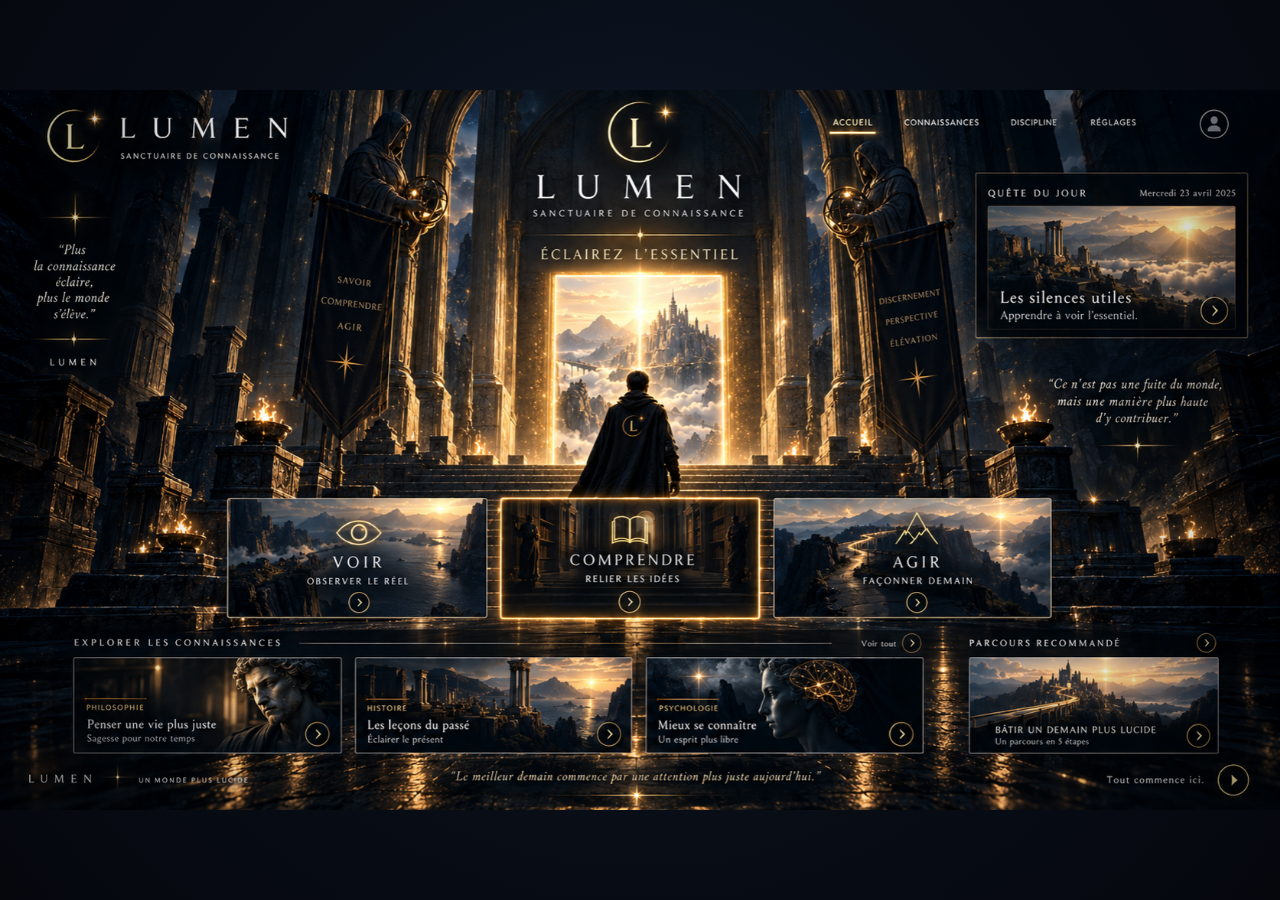
<file: projects/golden-sanctuary/index.html>
<!doctype html>
<html lang="fr">
<head>
<meta charset="utf-8">
<meta name="viewport" content="width=device-width,initial-scale=1,viewport-fit=cover">
<meta name="theme-color" content="#05070D">
<title>LUMEN — Living System 02</title>
<style>
:root{--night:#05070D;--blue:#0B1220;--gold:#CFAE6A;--ink:#EEE6D8;--glass:rgba(5,7,13,.91);--muted:#BDB3A2}
*{box-sizing:border-box}html,body{margin:0;width:100%;height:100%;overflow:hidden;background:#05070D;color:var(--ink);font-family:Georgia,"Times New Roman",serif}button,input{font:inherit}.app{position:relative;width:100vw;height:100vh;overflow:hidden;background:radial-gradient(circle at 50% 42%,#111b2d 0,#080d16 55%,#05070D 100%);isolation:isolate}.viewport{position:absolute;inset:0;display:grid;place-items:center;perspective:1600px}.stage{position:relative;width:min(100vw,177.683vh);height:min(56.280vw,100vh);max-width:100vw;max-height:100vh;overflow:hidden;transform-style:preserve-3d;will-change:transform;contain:paint}.layer{position:absolute;inset:0;width:100%;height:100%;object-fit:contain;user-select:none;-webkit-user-drag:none;pointer-events:none;will-change:transform,opacity,filter;transform-origin:50% 44%}.base{z-index:1}.world{z-index:2}.clouds{z-index:3;opacity:1;mix-blend-mode:normal}.architecture{z-index:5}.portal-light{z-index:6;mix-blend-mode:normal;opacity:1}.traveler{z-index:8}.gold-fx{z-index:9;mix-blend-mode:normal;opacity:1}.ui{z-index:11}.fog{position:absolute;z-index:4;left:-6%;right:-6%;bottom:26%;height:21%;pointer-events:none;mix-blend-mode:screen;opacity:.065;filter:blur(30px);background:radial-gradient(ellipse at 18% 65%,rgba(255,255,255,.22),transparent 42%),radial-gradient(ellipse at 49% 47%,rgba(255,255,255,.19),transparent 50%),radial-gradient(ellipse at 82% 63%,rgba(255,255,255,.18),transparent 45%);animation:fog 26s ease-in-out infinite alternate}.portal-aura{position:absolute;z-index:7;left:41.6%;top:18.5%;width:17%;height:40%;pointer-events:none;border-radius:42%;background:radial-gradient(ellipse at 50% 45%,rgba(255,243,205,.16),rgba(246,197,104,.05) 38%,transparent 68%);filter:blur(12px);mix-blend-mode:screen;animation:aura 4.8s ease-in-out infinite}.particles{position:absolute;inset:0;z-index:10;pointer-events:none}.hotspot{position:absolute;z-index:20;border:0;background:transparent;color:transparent;cursor:pointer;border-radius:14px;outline:none}.hotspot:focus-visible,.library-hotspot:focus-visible{box-shadow:0 0 0 2px rgba(207,174,106,.9),0 0 28px rgba(207,174,106,.48)}#voir{left:17.5%;top:55.8%;width:20.1%;height:16.9%}#comprendre{left:38.2%;top:55.7%;width:20.4%;height:17.1%}#agir{left:59.2%;top:55.8%;width:21.6%;height:17%}.lock-badge{position:absolute;z-index:24;opacity:0;pointer-events:none;transform:translate(-50%,-8px);padding:8px 12px;border:1px solid rgba(207,174,106,.42);border-radius:999px;background:rgba(5,7,13,.82);backdrop-filter:blur(10px);color:#ead9b7;font-family:system-ui,sans-serif;font-size:11px;letter-spacing:.09em;text-transform:uppercase;transition:opacity .18s ease,transform .18s ease;white-space:nowrap}.lock-badge.show{opacity:1;transform:translate(-50%,0)}#lockVoir{left:27.5%;top:53%}#lockAgir{left:70%;top:53%}.portal-target{position:absolute;inset:0;z-index:30;pointer-events:none;opacity:0;clip-path:circle(0% at 49.4% 42.5%);background:#05070D url('assets/bibliotheque.png') center/contain no-repeat;transform:scale(1.15);will-change:clip-path,transform,opacity;filter:brightness(1.02)}.portal-ring{position:absolute;z-index:31;left:49.4%;top:42.5%;width:10px;height:10px;transform:translate(-50%,-50%);border-radius:50%;border:1px solid rgba(255,226,162,.86);box-shadow:0 0 28px 10px rgba(255,207,107,.46),inset 0 0 24px rgba(255,240,205,.72);opacity:0;pointer-events:none}.scene{position:absolute;inset:0;z-index:33;opacity:0;pointer-events:none;background:#05070D;transition:opacity .28s ease}.scene.active{opacity:1;pointer-events:auto}.scene>img.scene-canon{width:100%;height:100%;object-fit:contain;display:block;user-select:none;-webkit-user-drag:none}.vignette{position:absolute;inset:0;z-index:18;pointer-events:none;background:radial-gradient(circle at 50% 46%,transparent 54%,rgba(0,0,0,.12) 74%,rgba(0,0,0,.42) 100%)}.canon-only{position:absolute;inset:0;z-index:100;display:none;background:#05070D}.canon-only img{width:100%;height:100%;object-fit:contain;display:block}
/* Library interaction layer: visually dormant until used. */
.library-hotspot{position:absolute;z-index:42;border:0;background:transparent;color:transparent;cursor:pointer;border-radius:12px;outline:none}.library-home{left:0;top:0;width:23%;height:13%}.library-search-trigger{left:28.5%;top:43.2%;width:42.5%;height:5.6%}.cat{top:50.1%;height:21.2%}.cat-philosophie{left:4.2%;width:15.3%}.cat-histoire{left:19.7%;width:15.1%}.cat-psychologie{left:35%;width:15.2%}.cat-discipline{left:50.5%;width:15.1%}.cat-strategie{left:65.9%;width:15.2%}.cat-transmission{left:81.3%;width:14.4%}.content-main{left:4.1%;top:76%;width:19.4%;height:14.8%}.content-aurele{left:24.4%;top:76%;width:18.3%;height:14.8%}.content-routines{left:43.2%;top:76%;width:18.2%;height:14.8%}.content-attention{left:62%;top:76%;width:12.3%;height:14.8%}.content-foundations{left:76.1%;top:76%;width:19.2%;height:6.5%}.content-action{left:76.1%;top:82.6%;width:19.2%;height:4.2%}.content-builder{left:76.1%;top:87%;width:19.2%;height:4.1%}
.search-shell{position:absolute;z-index:48;left:28.5%;top:43.2%;width:42.5%;height:5.6%;display:none;align-items:center;padding:0 2.6%;border:1px solid rgba(207,174,106,.45);border-radius:999px;background:rgba(7,10,17,.94);box-shadow:0 12px 34px rgba(0,0,0,.35),inset 0 0 24px rgba(207,174,106,.035);backdrop-filter:blur(10px)}.search-shell.active{display:flex}.search-shell input{width:100%;border:0;outline:0;background:transparent;color:#f1e7d6;font-family:system-ui,sans-serif;font-size:clamp(9px,1vw,15px);letter-spacing:.02em}.search-shell input::placeholder{color:#b7aa95}.results{position:absolute;z-index:49;left:28.5%;top:49.4%;width:42.5%;max-height:34%;overflow:auto;display:none;padding:8px;border:1px solid rgba(207,174,106,.30);border-radius:16px;background:rgba(5,7,13,.965);box-shadow:0 22px 50px rgba(0,0,0,.55);backdrop-filter:blur(14px)}.results.active{display:block}.result{width:100%;display:grid;grid-template-columns:1fr auto;gap:10px;text-align:left;padding:12px 13px;border:0;border-bottom:1px solid rgba(207,174,106,.13);background:transparent;color:#eee4d2;cursor:pointer}.result:last-child{border-bottom:0}.result:hover,.result:focus{background:rgba(207,174,106,.07);outline:none}.result strong{display:block;font-size:13px}.result small{display:block;margin-top:3px;color:#ae9f88;font-family:system-ui,sans-serif;font-size:10px;letter-spacing:.04em}.result span{align-self:center;color:#CFAE6A;font-size:17px}.knowledge-drawer{position:absolute;z-index:52;right:2.3%;bottom:3%;width:34%;min-height:21%;max-height:48%;overflow:auto;opacity:0;pointer-events:none;transform:translateY(12px);transition:.25s ease;padding:20px 22px;border:1px solid rgba(207,174,106,.32);border-radius:18px;background:linear-gradient(180deg,rgba(7,10,17,.97),rgba(5,7,13,.93));box-shadow:0 22px 55px rgba(0,0,0,.55);backdrop-filter:blur(16px)}.knowledge-drawer.show{opacity:1;pointer-events:auto;transform:none}.drawer-kicker{font-family:system-ui,sans-serif;font-size:9px;letter-spacing:.18em;color:#CFAE6A;text-transform:uppercase}.knowledge-drawer h2{font-weight:400;font-size:clamp(17px,2vw,30px);margin:7px 0 4px}.knowledge-drawer p{margin:0 0 14px;color:#cfc2ae;font-family:system-ui,sans-serif;font-size:clamp(10px,.9vw,14px);line-height:1.5}.drawer-actions{display:flex;gap:9px;flex-wrap:wrap}.drawer-actions button,.drawer-close{border:1px solid rgba(207,174,106,.38);background:rgba(207,174,106,.07);color:#eee4d2;border-radius:999px;padding:8px 12px;cursor:pointer;font-family:system-ui,sans-serif;font-size:10px;letter-spacing:.06em}.drawer-actions button.primary{background:#CFAE6A;color:#111;border-color:#CFAE6A;font-weight:700}.drawer-close{position:absolute;right:12px;top:12px;padding:5px 9px;background:transparent}.memory-mark{position:absolute;z-index:43;right:2.1%;top:2.4%;width:8px;height:8px;border-radius:50%;background:#CFAE6A;box-shadow:0 0 12px rgba(207,174,106,.7);opacity:0;transition:opacity .2s}.memory-mark.on{opacity:.8}
/* Article layer */
.article-home{left:0;top:9%;width:18%;height:8%}.article-section{left:0;width:17.5%;height:8%}.article-s1{top:20%}.article-s2{top:28.5%}.article-s3{top:37%}.article-s4{top:45.5%}.article-s5{top:54%}.article-next{right:1.8%;bottom:4.5%;width:25%;height:15%}.reading-toast{position:absolute;z-index:54;left:50%;bottom:4%;transform:translate(-50%,10px);opacity:0;pointer-events:none;padding:9px 14px;border:1px solid rgba(207,174,106,.32);border-radius:999px;background:rgba(5,7,13,.92);color:#dfcfb5;font-family:system-ui,sans-serif;font-size:10px;letter-spacing:.06em;transition:.2s}.reading-toast.show{opacity:1;transform:translate(-50%,0)}
@keyframes fog{from{transform:translate3d(-1.7%,0,0)}to{transform:translate3d(1.8%,-1.2%,0)}}@keyframes aura{0%,100%{opacity:.48;transform:scale(.98)}50%{opacity:.92;transform:scale(1.035)}}@media(prefers-reduced-motion:reduce){.fog,.portal-aura{animation:none!important}.stage,.layer{transition:none!important}}
@media(max-width:720px){.knowledge-drawer{left:4%;right:4%;bottom:3%;width:auto;max-height:44%}.results{left:12%;width:76%;top:50%}.search-shell{left:12%;width:76%}}

/* Journey Engine — Living System 02 */
.journey-hotspot{position:absolute;z-index:46;border:0;background:transparent;color:transparent;cursor:pointer;border-radius:18px;outline:none}.journey-hotspot:focus-visible{box-shadow:0 0 0 2px rgba(207,174,106,.92),0 0 30px rgba(207,174,106,.42)}
.library-journey,.article-journey{left:24.2%;top:0;width:10%;height:9%}.journey-home{left:0;top:0;width:23.5%;height:13.5%}.journey-knowledge{left:31.5%;top:0;width:10.5%;height:9.5%}
.jnode-vision{left:18.5%;top:23.4%;width:15%;height:12%}.jnode-pensee{left:29.3%;top:40%;width:15.5%;height:11%}.jnode-obstacle{left:32%;top:61%;width:17%;height:11%}.jnode-discipline{left:50.5%;top:54%;width:15%;height:11%}.jnode-strategie{left:59.2%;top:36%;width:17%;height:11%}.jnode-nuit{left:68.3%;top:66%;width:19%;height:11%}.jnode-transmission{left:80.5%;top:52%;width:18%;height:11%}
.journey-drawer{position:absolute;z-index:58;right:3%;bottom:4%;width:34%;min-height:24%;padding:20px 22px;border:1px solid rgba(207,174,106,.35);border-radius:18px;background:linear-gradient(180deg,rgba(7,10,17,.975),rgba(5,7,13,.94));box-shadow:0 22px 60px rgba(0,0,0,.58);backdrop-filter:blur(16px);opacity:0;pointer-events:none;transform:translateY(12px);transition:.24s ease}.journey-drawer.show{opacity:1;pointer-events:auto;transform:none}.journey-drawer .eyebrow{font-family:system-ui,sans-serif;font-size:9px;letter-spacing:.18em;text-transform:uppercase;color:#CFAE6A}.journey-drawer h2{font-weight:400;font-size:clamp(18px,2.1vw,31px);margin:7px 0 4px}.journey-drawer p{font-family:system-ui,sans-serif;font-size:clamp(10px,.95vw,14px);line-height:1.5;color:#cfc2ae;margin:0 0 12px}.journey-progress{height:6px;border-radius:99px;background:rgba(255,255,255,.12);overflow:hidden;margin:12px 0}.journey-progress>i{display:block;height:100%;width:0;background:linear-gradient(90deg,#9b7435,#F0D28B);box-shadow:0 0 14px rgba(207,174,106,.5);transition:width .3s ease}.journey-state{display:inline-flex;align-items:center;gap:7px;padding:6px 10px;border:1px solid rgba(207,174,106,.3);border-radius:999px;font-family:system-ui,sans-serif;font-size:9px;letter-spacing:.08em;text-transform:uppercase;color:#e8d9bd}.journey-close{position:absolute;right:12px;top:12px;border:1px solid rgba(207,174,106,.32);background:transparent;color:#eee4d2;border-radius:999px;padding:5px 9px;cursor:pointer}.journey-pulse{position:absolute;z-index:45;width:12px;height:12px;border-radius:50%;background:#CFAE6A;box-shadow:0 0 18px 6px rgba(207,174,106,.34);pointer-events:none;opacity:0;transform:translate(-50%,-50%)}.journey-pulse.on{opacity:.85;animation:jpulse 2.6s ease-in-out infinite}@keyframes jpulse{0%,100%{transform:translate(-50%,-50%) scale(.75);opacity:.45}50%{transform:translate(-50%,-50%) scale(1.25);opacity:1}}#visionPulse{left:20.6%;top:29.5%}#penseePulse{left:31.4%;top:45.1%}
@media(max-width:720px){.journey-drawer{left:4%;right:4%;width:auto;bottom:3%}}
</style>
</head>
<body>
<div class="app" id="app"><div class="viewport"><main class="stage" id="stage" aria-label="Sanctuaire LUMEN interactif">
<img class="layer base" data-depth="0" id="base" src="assets/layers/00_BASE_PLATE.png" alt=""><img class="layer world" data-depth="1" id="world" src="assets/layers/01_WORLD_FAR.png" alt=""><img class="layer clouds" data-depth="2" id="clouds" src="assets/layers/02_CLOUDS_MID.png" alt=""><div class="fog" id="fog"></div><img class="layer architecture" data-depth="3" id="architecture" src="assets/layers/03_ARCHITECTURE_FOREGROUND.png" alt=""><img class="layer portal-light" data-depth="4" id="portalLight" src="assets/layers/05_PORTAL_LIGHT.png" alt=""><div class="portal-aura" id="portalAura"></div><img class="layer traveler" data-depth="5" id="traveler" src="assets/layers/04_TRAVELER.png" alt="Voyageur LUMEN vu de dos"><img class="layer gold-fx" data-depth="6" id="goldFx" src="assets/layers/06_GOLD_FIRE_FX.png" alt=""><img class="layer ui" data-depth="7" id="ui" src="assets/layers/07_UI_FOREGROUND.png" alt=""><canvas class="particles" id="particles" aria-hidden="true"></canvas>
<button class="hotspot" id="voir" aria-label="VOIR — prochain jalon" aria-disabled="true" data-locked="true"></button><button class="hotspot" id="comprendre" aria-label="COMPRENDRE — entrer dans la Bibliothèque"></button><button class="hotspot" id="agir" aria-label="AGIR — prochain jalon" aria-disabled="true" data-locked="true"></button><div class="lock-badge" id="lockVoir">VOIR · prochain jalon</div><div class="lock-badge" id="lockAgir">AGIR · prochain jalon</div>
<div class="portal-target" id="portalTarget"></div><div class="portal-ring" id="portalRing"></div>
<section class="scene scene-library" id="library" aria-label="Bibliothèque des connaissances"><img class="scene-canon" src="assets/bibliotheque.png" alt="Bibliothèque des connaissances LUMEN"><span class="memory-mark" id="memoryMark" aria-hidden="true"></span>
<button class="library-hotspot library-home" id="libraryHome" aria-label="Retour au Sanctuaire"></button><button class="journey-hotspot library-journey" id="libraryJourney" aria-label="Ouvrir la Carte du Voyage"></button><button class="library-hotspot library-search-trigger" id="searchTrigger" aria-label="Rechercher dans les connaissances"></button>
<button class="library-hotspot cat cat-philosophie" data-category="philosophie" aria-label="Philosophie"></button><button class="library-hotspot cat cat-histoire" data-category="histoire" aria-label="Histoire"></button><button class="library-hotspot cat cat-psychologie" data-category="psychologie" aria-label="Psychologie"></button><button class="library-hotspot cat cat-discipline" data-category="discipline" aria-label="Discipline"></button><button class="library-hotspot cat cat-strategie" data-category="strategie" aria-label="Stratégie"></button><button class="library-hotspot cat cat-transmission" data-category="transmission" aria-label="Transmission"></button>
<button class="library-hotspot content-main" data-content="sens-monde-incertain" aria-label="Le sens dans un monde incertain"></button><button class="library-hotspot content-aurele" data-content="marc-aurele-maitrise" aria-label="Marc Aurèle"></button><button class="library-hotspot content-routines" data-content="routines-exception" aria-label="Routines d’exception"></button><button class="library-hotspot content-attention" data-content="reconstruire-attention" aria-label="Reconstruire son attention"></button><button class="library-hotspot content-foundations" data-content="fondations-vie-lucide" aria-label="Les fondations d’une vie lucide"></button><button class="library-hotspot content-action" data-content="connaissance-action" aria-label="De la connaissance à l’action"></button><button class="library-hotspot content-builder" data-content="penser-batisseur" aria-label="Penser comme un bâtisseur"></button>
<div class="search-shell" id="searchShell"><input id="knowledgeSearch" type="search" autocomplete="off" placeholder="Rechercher une idée, un auteur, un thème…" aria-label="Recherche LUMEN"></div><div class="results" id="results" role="listbox" aria-label="Résultats de recherche"></div>
<aside class="knowledge-drawer" id="drawer" aria-live="polite"><button class="drawer-close" id="drawerClose" aria-label="Fermer">×</button><div class="drawer-kicker" id="drawerKicker"></div><h2 id="drawerTitle"></h2><p id="drawerText"></p><div class="drawer-actions" id="drawerActions"></div></aside>
</section>

<section class="scene scene-journey" id="journey" aria-label="Carte du Voyage LUMEN"><img class="scene-canon" src="assets/carte-du-voyage.png" alt="Carte du Voyage LUMEN">
<button class="journey-hotspot journey-home" id="journeyHome" aria-label="Retour au Sanctuaire"></button><button class="journey-hotspot journey-knowledge" id="journeyKnowledge" aria-label="Retour aux connaissances"></button>
<button class="journey-hotspot jnode-vision" data-chamber="vision" aria-label="Chambre I — Vision"></button><button class="journey-hotspot jnode-pensee" data-chamber="pensee" aria-label="Chambre II — Pensée"></button><button class="journey-hotspot jnode-obstacle" data-chamber="obstacle" aria-label="Chambre III — Obstacle"></button><button class="journey-hotspot jnode-discipline" data-chamber="discipline" aria-label="Chambre IV — Discipline"></button><button class="journey-hotspot jnode-strategie" data-chamber="strategie" aria-label="Chambre V — Stratégie"></button><button class="journey-hotspot jnode-nuit" data-chamber="nuit" aria-label="Chambre VI — Nuit intérieure"></button><button class="journey-hotspot jnode-transmission" data-chamber="transmission" aria-label="Chambre VII — Transmission"></button>
<span class="journey-pulse" id="visionPulse" aria-hidden="true"></span><span class="journey-pulse" id="penseePulse" aria-hidden="true"></span>
<aside class="journey-drawer" id="journeyDrawer" aria-live="polite"><button class="journey-close" id="journeyClose" aria-label="Fermer">×</button><div class="eyebrow" id="journeyEyebrow"></div><h2 id="journeyTitle"></h2><p id="journeyText"></p><div class="journey-progress"><i id="journeyBar"></i></div><span class="journey-state" id="journeyState"></span></aside></section>
<section class="scene scene-article" id="article" aria-label="Un monde plus lucide"><img class="scene-canon" src="assets/article-monde-lucide.png" alt="Article Un monde plus lucide"><button class="library-hotspot article-home" id="articleHome" aria-label="Retour à la bibliothèque"></button><button class="journey-hotspot article-journey" id="articleJourney" aria-label="Ouvrir la Carte du Voyage"></button><button class="library-hotspot article-section article-s1" data-section="vision" aria-label="Un monde plus lucide"></button><button class="library-hotspot article-section article-s2" data-section="racines" aria-label="Les racines du changement"></button><button class="library-hotspot article-section article-s3" data-section="regard" aria-label="Cultiver son regard"></button><button class="library-hotspot article-section article-s4" data-section="actions" aria-label="Des actions concrètes"></button><button class="library-hotspot article-section article-s5" data-section="avenir" aria-label="Un avenir à bâtir"></button><button class="library-hotspot article-next" id="articleNext" aria-label="Lecture suivante"></button><div class="reading-toast" id="readingToast">Progression de lecture mémorisée</div></section>
<div class="vignette"></div><div class="canon-only" id="canonOnly"><img src="assets/sanctuaire-canon.png" alt="Sanctuaire LUMEN canonique"></div>
</main></div></div>
<script id="knowledgeData" type="application/json">{"version": 1, "principle": "Metadata follows the canonical Library visual. Substantive content remains source-governed and is not silently invented.", "categories": [{"id": "philosophie", "label": "Philosophie", "tagline": "Penser mieux", "icon": "temple"}, {"id": "histoire", "label": "Histoire", "tagline": "Tirer les leçons", "icon": "book"}, {"id": "psychologie", "label": "Psychologie", "tagline": "Se comprendre", "icon": "mind"}, {"id": "discipline", "label": "Discipline", "tagline": "Bâtir le réel", "icon": "temple"}, {"id": "strategie", "label": "Stratégie", "tagline": "Voir plus loin", "icon": "mountain"}, {"id": "transmission", "label": "Transmission", "tagline": "Laisser une empreinte", "icon": "circle"}], "contents": [{"id": "sens-monde-incertain", "title": "Le sens dans un monde incertain", "subtitle": "Une boussole pour notre époque", "category": "philosophie", "type": "IDEE_FONDAMENTALE", "scene": "ARTICLE_MONDE_LUCIDE", "status": "ACTIVE"}, {"id": "marc-aurele-maitrise", "title": "Marc Aurèle", "subtitle": "La maîtrise intérieure", "category": "philosophie", "type": "GRANDS_PENSEURS", "status": "ACTIVE_METADATA"}, {"id": "routines-exception", "title": "Routines d’exception", "subtitle": "De l’intention à l’action", "category": "discipline", "type": "PRATIQUE", "status": "ACTIVE_METADATA"}, {"id": "reconstruire-attention", "title": "Reconstruire son attention", "subtitle": "Un art de vivre", "category": "psychologie", "type": "PERSPECTIVE", "status": "ACTIVE_METADATA"}, {"id": "fondations-vie-lucide", "title": "Les fondations d’une vie lucide", "subtitle": "6 chapitres · 2h30", "category": "philosophie", "type": "PARCOURS", "status": "ACTIVE_METADATA"}, {"id": "connaissance-action", "title": "De la connaissance à l’action", "subtitle": "8 chapitres · 3h45", "category": "discipline", "type": "PARCOURS", "status": "ACTIVE_METADATA"}, {"id": "penser-batisseur", "title": "Penser comme un bâtisseur", "subtitle": "7 chapitres · 3h10", "category": "strategie", "type": "PARCOURS", "status": "ACTIVE_METADATA"}]}</script>
<script id="journeyData" type="application/json">{"version": 1, "principle": "Journey progression is state-driven. The canonical map is never silently rewritten; interactive overlays expose actual state.", "chambers": [{"id": "vision", "roman": "I", "label": "Vision", "tagline": "Voir plus loin", "order": 1, "unlock": "DEFAULT", "completion": {"type": "article_sections", "content": "sens-monde-incertain", "required": 5}}, {"id": "pensee", "roman": "II", "label": "Pensée", "tagline": "Relier les idées", "order": 2, "unlock": "vision.complete"}, {"id": "obstacle", "roman": "III", "label": "Obstacle", "tagline": "Transformer la résistance", "order": 3, "unlock": "FUTURE_CONTENT"}, {"id": "discipline", "roman": "IV", "label": "Discipline", "tagline": "Bâtir le réel", "order": 4, "unlock": "FUTURE_CONTENT"}, {"id": "strategie", "roman": "V", "label": "Stratégie", "tagline": "Façonner demain", "order": 5, "unlock": "FUTURE_CONTENT"}, {"id": "nuit", "roman": "VI", "label": "Nuit intérieure", "tagline": "Explorer l’invisible", "order": 6, "unlock": "FUTURE_CONTENT"}, {"id": "transmission", "roman": "VII", "label": "Transmission", "tagline": "Laisser une empreinte", "order": 7, "unlock": "FUTURE_CONTENT"}], "event_links": [{"event": "article_section_read", "content": "sens-monde-incertain", "chamber": "vision", "rule": "1 distinct section = 1 progress step"}, {"event": "vision_complete", "effect": "unlock:pensee"}]}</script>
<script>
(()=>{'use strict';
const params=new URLSearchParams(location.search),qa=params.get('qa')||'',requested=params.get('scene')||'';const stage=document.getElementById('stage'),canonOnly=document.getElementById('canonOnly'),library=document.getElementById('library'),article=document.getElementById('article'),journey=document.getElementById('journey'),portalTarget=document.getElementById('portalTarget'),portalRing=document.getElementById('portalRing'),app=document.getElementById('app');
const DATA=JSON.parse(document.getElementById('knowledgeData').textContent);const JOURNEY=JSON.parse(document.getElementById('journeyData').textContent);const byChamber=Object.fromEntries(JOURNEY.chambers.map(x=>[x.id,x]));const byContent=Object.fromEntries(DATA.contents.map(x=>[x.id,x]));const byCat=Object.fromEntries(DATA.categories.map(x=>[x.id,x]));
const STATE_KEY='lumen.state.v1';const defaultState={version:2,lastScene:'home',lastSearch:'',selectedCategory:null,viewed:[],articleSections:[],visits:{home:0,library:0,article:0,journey:0},journey:{unlocked:['vision'],completed:[],progress:{vision:0},selected:'vision'}};function readState(){try{const s=Object.assign({},defaultState,JSON.parse(localStorage.getItem(STATE_KEY)||'{}'));s.visits=Object.assign({},defaultState.visits,s.visits||{});s.journey=Object.assign({},defaultState.journey,s.journey||{});s.journey.unlocked=Array.isArray(s.journey.unlocked)?s.journey.unlocked:['vision'];s.journey.completed=Array.isArray(s.journey.completed)?s.journey.completed:[];s.journey.progress=Object.assign({vision:0},s.journey.progress||{});return s}catch{return JSON.parse(JSON.stringify(defaultState))}}let state=readState();function writeState(){try{localStorage.setItem(STATE_KEY,JSON.stringify(state));document.getElementById('memoryMark').classList.add('on')}catch{}}function visit(scene){state.lastScene=scene;state.visits[scene]=(state.visits[scene]||0)+1;writeState()}
const layers=[{el:document.getElementById('base'),x:0,y:0,s:1},{el:document.getElementById('world'),x:.55,y:.34,s:1},{el:document.getElementById('clouds'),x:1.65,y:.90,s:1},{el:document.getElementById('architecture'),x:1.10,y:.62,s:1},{el:document.getElementById('portalLight'),x:.72,y:.40,s:1},{el:document.getElementById('traveler'),x:3.80,y:1.85,s:1},{el:document.getElementById('goldFx'),x:2.20,y:1.20,s:1},{el:document.getElementById('ui'),x:.16,y:.08,s:1}];let tx=0,ty=0,mx=0,my=0,transitioning=false;const clamp=(v,a,b)=>Math.max(a,Math.min(b,v));const deterministic=['rest','motion','canon','library-idle','library-search','article','journey-idle','journey-vision','e2e-seed','e2e-verify','e2e-persist'].includes(qa);
if(qa==='canon'){canonOnly.style.display='block';document.querySelectorAll('.layer,.fog,.portal-aura,.particles,.hotspot,.lock-badge,.vignette,.scene').forEach(el=>el.style.display='none');return}
function sceneName(){if(article.classList.contains('active'))return'article';if(library.classList.contains('active'))return'library';if(journey.classList.contains('active'))return'journey';return'home'}function showScene(name,remember=true){library.classList.toggle('active',name==='library');article.classList.toggle('active',name==='article');journey.classList.toggle('active',name==='journey');if(remember&&!deterministic)visit(name);if(name!=='library'){closeSearch();closeDrawer()}if(name!=='journey')closeJourneyDrawer()}
const initial=requested||(!deterministic?state.lastScene:'home');showScene(['library','article','journey'].includes(initial)?initial:'home',false);if(!deterministic)visit(sceneName());if(qa==='library-idle')showScene('library',false);if(qa==='article')showScene('article',false);if(qa==='journey-idle')showScene('journey',false);if(qa==='motion'){tx=.85;ty=-.48;mx=tx;my=ty}if(deterministic){document.querySelectorAll('.fog,.portal-aura').forEach(el=>el.style.animation='none');document.getElementById('particles').style.display='none'}
function setPointer(x,y){if(deterministic||transitioning||sceneName()!=='home')return;const r=stage.getBoundingClientRect();tx=clamp(((x-r.left)/r.width)*2-1,-1,1);ty=clamp(((y-r.top)/r.height)*2-1,-1,1)}addEventListener('pointermove',e=>setPointer(e.clientX,e.clientY),{passive:true});
const canvas=document.getElementById('particles'),ctx=canvas.getContext('2d');let particles=[];function resizeParticles(){const r=stage.getBoundingClientRect(),d=Math.min(devicePixelRatio||1,2);canvas.width=Math.max(2,Math.floor(r.width*d));canvas.height=Math.max(2,Math.floor(r.height*d));canvas.style.width=r.width+'px';canvas.style.height=r.height+'px';ctx.setTransform(d,0,0,d,0,0);const n=Math.max(28,Math.floor(r.width*r.height/44000));particles=Array.from({length:n},()=>({x:Math.random()*r.width,y:Math.random()*r.height,r:.45+Math.random()*1.25,a:.08+Math.random()*.38,v:.04+Math.random()*.16,d:(Math.random()-.5)*.08}))}resizeParticles();addEventListener('resize',resizeParticles,{passive:true});function drawParticles(){if(deterministic)return;const d=Math.min(devicePixelRatio||1,2),w=canvas.width/d,h=canvas.height/d;ctx.clearRect(0,0,w,h);for(const p of particles){p.y-=p.v;p.x+=p.d;if(p.y<-4){p.y=h+4;p.x=Math.random()*w}const rr=3+p.r*3,g=ctx.createRadialGradient(p.x,p.y,0,p.x,p.y,rr);g.addColorStop(0,`rgba(255,232,185,${p.a})`);g.addColorStop(.55,`rgba(238,190,96,${p.a*.35})`);g.addColorStop(1,'rgba(255,170,70,0)');ctx.fillStyle=g;ctx.beginPath();ctx.arc(p.x,p.y,rr,0,Math.PI*2);ctx.fill()}}
function render(){if(!deterministic){mx+=(tx-mx)*.055;my+=(ty-my)*.055}else{mx=tx;my=ty}layers.forEach(l=>l.el.style.transform=`translate3d(${mx*l.x}px,${my*l.y}px,0)`);drawParticles();requestAnimationFrame(render)}requestAnimationFrame(render);
function locked(which,badge){const el=document.getElementById(which),b=document.getElementById(badge),show=()=>b.classList.add('show'),hide=()=>b.classList.remove('show');el.addEventListener('mouseenter',show);el.addEventListener('mouseleave',hide);el.addEventListener('focus',show);el.addEventListener('blur',hide);el.addEventListener('click',e=>{e.preventDefault();show();setTimeout(hide,1000)})}locked('voir','lockVoir');locked('agir','lockAgir');
function portalTraverse(){if(transitioning||sceneName()!=='home')return;transitioning=true;tx=ty=0;portalTarget.style.opacity='1';portalTarget.animate([{clipPath:'circle(0% at 49.4% 42.5%)',transform:'scale(1.16)',opacity:.2},{clipPath:'circle(12% at 49.4% 42.5%)',transform:'scale(1.12)',opacity:.96,offset:.34},{clipPath:'circle(78% at 49.4% 42.5%)',transform:'scale(1)',opacity:1}],{duration:1180,easing:'cubic-bezier(.2,.75,.16,1)',fill:'forwards'});portalRing.style.opacity='1';portalRing.animate([{width:'10px',height:'10px',opacity:.3},{width:'360px',height:'360px',opacity:.86,offset:.42},{width:'1700px',height:'1700px',opacity:0}],{duration:1120,easing:'cubic-bezier(.18,.75,.2,1)',fill:'forwards'});stage.animate([{transform:'scale(1)'},{transform:'scale(1.045)',offset:.30},{transform:'scale(1.19) translateY(1.2%)'}],{duration:1120,easing:'cubic-bezier(.2,.75,.16,1)',fill:'forwards'});setTimeout(()=>{showScene('library');stage.getAnimations().forEach(a=>a.cancel());portalTarget.getAnimations().forEach(a=>a.cancel());portalRing.getAnimations().forEach(a=>a.cancel());portalTarget.style.opacity='0';portalTarget.style.clipPath='circle(0% at 49.4% 42.5%)';portalRing.style.opacity='0';transitioning=false},1080)}document.getElementById('comprendre').addEventListener('click',portalTraverse);
// Library living layer
const shell=document.getElementById('searchShell'),search=document.getElementById('knowledgeSearch'),results=document.getElementById('results'),drawer=document.getElementById('drawer');function openSearch(){shell.classList.add('active');search.value=state.lastSearch||'';search.focus();renderResults(search.value)}function closeSearch(){shell.classList.remove('active');results.classList.remove('active')}function normalize(s){return(s||'').normalize('NFD').replace(/[\u0300-\u036f]/g,'').toLowerCase()}function renderResults(q='',category=null){const nq=normalize(q);let rows=DATA.contents.filter(c=>(!category||c.category===category)&&(!nq||normalize(c.title+' '+c.subtitle+' '+c.category+' '+c.type).includes(nq)));results.innerHTML='';rows.forEach(c=>{const b=document.createElement('button');b.className='result';b.setAttribute('role','option');b.innerHTML=`<div><strong>${c.title}</strong><small>${(byCat[c.category]||{}).label||c.category} · ${c.subtitle}</small></div><span>›</span>`;b.onclick=()=>{closeSearch();openContent(c.id)};results.appendChild(b)});if(!rows.length){const e=document.createElement('div');e.className='result';e.innerHTML='<div><strong>Aucun résultat</strong><small>Essaie un autre mot ou une autre catégorie.</small></div>';results.appendChild(e)}results.classList.add('active')}
search.addEventListener('input',()=>{state.lastSearch=search.value;writeState();renderResults(search.value)});search.addEventListener('keydown',e=>{if(e.key==='Escape')closeSearch()});document.getElementById('searchTrigger').addEventListener('click',openSearch);document.querySelectorAll('[data-category]').forEach(b=>b.addEventListener('click',()=>{state.selectedCategory=b.dataset.category;writeState();shell.classList.add('active');search.value='';renderResults('',b.dataset.category)}));
function closeDrawer(){drawer.classList.remove('show')}document.getElementById('drawerClose').addEventListener('click',closeDrawer);function markViewed(id){if(!state.viewed.includes(id))state.viewed.push(id);writeState()}function openContent(id){const c=byContent[id];if(!c)return;markViewed(id);document.getElementById('drawerKicker').textContent=((byCat[c.category]||{}).label||c.category)+' · '+c.type.replaceAll('_',' ');document.getElementById('drawerTitle').textContent=c.title;document.getElementById('drawerText').textContent=c.subtitle;const actions=document.getElementById('drawerActions');actions.innerHTML='';if(c.scene==='ARTICLE_MONDE_LUCIDE'){const open=document.createElement('button');open.className='primary';open.textContent='Entrer dans ce savoir';open.onclick=()=>{closeDrawer();showScene('article')};actions.appendChild(open)}const remember=document.createElement('button');remember.textContent=state.viewed.includes(id)?'Vu · mémorisé':'Mémoriser';remember.onclick=()=>{markViewed(id);remember.textContent='Vu · mémorisé'};actions.appendChild(remember);drawer.classList.add('show')}
document.querySelectorAll('[data-content]').forEach(b=>b.addEventListener('click',()=>openContent(b.dataset.content)));
// Journey living layer
const journeyDrawer=document.getElementById('journeyDrawer'),journeyBar=document.getElementById('journeyBar'),journeyState=document.getElementById('journeyState');function syncJourney(){const n=Math.min(5,new Set(state.articleSections).size);state.journey.progress.vision=n;if(n>=5){if(!state.journey.completed.includes('vision'))state.journey.completed.push('vision');if(!state.journey.unlocked.includes('pensee'))state.journey.unlocked.push('pensee')}writeState();renderJourneyPulses()}function renderJourneyPulses(){const v=document.getElementById('visionPulse'),p=document.getElementById('penseePulse');if(qa==='journey-idle'){v.classList.remove('on');p.classList.remove('on');return}v.classList.toggle('on',state.journey.unlocked.includes('vision')&&!state.journey.completed.includes('vision'));p.classList.toggle('on',state.journey.unlocked.includes('pensee')&&!state.journey.completed.includes('pensee'))}function closeJourneyDrawer(){const x=document.getElementById('journeyDrawer');if(x)x.classList.remove('show')}document.getElementById('journeyClose').addEventListener('click',closeJourneyDrawer);function openChamber(id){const c=byChamber[id];if(!c)return;state.journey.selected=id;writeState();const unlocked=state.journey.unlocked.includes(id),complete=state.journey.completed.includes(id);document.getElementById('journeyEyebrow').textContent='Chambre '+c.roman+' · '+(complete?'Accomplie':unlocked?'Accessible':'Verrouillée');document.getElementById('journeyTitle').textContent=c.label;let text=c.tagline+'. ';let pct=0;if(id==='vision'){const n=state.journey.progress.vision||0;pct=Math.min(100,n/5*100);text+=n+'/5 repères de lecture intégrés. La Chambre II se déverrouille lorsque les cinq sections du savoir fondateur ont été parcourues.'}else if(id==='pensee'&&unlocked){text+='La chambre est déverrouillée. Son contenu complet sera activé dans le jalon suivant.'}else if(!unlocked){text+='Cette chambre reste protégée jusqu’à ce que ses prérequis et contenus soient validés.'}else{text+='Progression disponible.'}journeyBar.style.width=pct+'%';journeyState.textContent=complete?'Accomplie':unlocked?'Accessible':'Verrouillée';journeyDrawer.classList.add('show')}document.querySelectorAll('[data-chamber]').forEach(b=>b.addEventListener('click',()=>openChamber(b.dataset.chamber)));document.getElementById('libraryJourney').addEventListener('click',()=>{showScene('journey');renderJourneyPulses()});document.getElementById('articleJourney').addEventListener('click',()=>{showScene('journey');renderJourneyPulses()});document.getElementById('journeyHome').addEventListener('click',()=>showScene('home'));document.getElementById('journeyKnowledge').addEventListener('click',()=>showScene('library'));syncJourney();
// Article living layer
function backLibrary(){showScene('library')}document.getElementById('libraryHome').addEventListener('click',()=>showScene('home'));document.getElementById('articleHome').addEventListener('click',backLibrary);document.getElementById('articleNext').addEventListener('click',()=>{showScene('library');setTimeout(()=>openContent('fondations-vie-lucide'),80)});const toast=document.getElementById('readingToast');document.querySelectorAll('[data-section]').forEach(b=>b.addEventListener('click',()=>{const id=b.dataset.section;if(!state.articleSections.includes(id))state.articleSections.push(id);writeState();syncJourney();toast.classList.add('show');setTimeout(()=>toast.classList.remove('show'),1000)}));
addEventListener('keydown',e=>{if(e.key==='Escape'){if(drawer.classList.contains('show'))closeDrawer();else if(shell.classList.contains('active'))closeSearch();else if(sceneName()==='article')backLibrary();else if(sceneName()==='library')showScene('home');else if(sceneName()==='journey')showScene('home')}});
// Deterministic visual QA states
if(qa==='library-search'){showScene('library',false);shell.classList.add('active');search.value='lucide';renderResults('lucide')}if(qa==='article'){showScene('article',false)}if(qa==='journey-vision'){showScene('journey',false);syncJourney();openChamber('vision')}if(qa==='e2e-seed'){try{localStorage.removeItem(STATE_KEY)}catch{}state=readState();showScene('library',false);state.lastSearch='lucide';writeState();showScene('article',false);document.querySelectorAll('[data-section]').forEach(b=>b.click());syncJourney();showScene('journey',false);openChamber('vision');document.documentElement.dataset.e2e=(state.articleSections.length===5&&state.journey.completed.includes('vision')&&state.journey.unlocked.includes('pensee'))?'seed-ok':'seed-fail'}if(qa==='e2e-verify'){showScene('journey',false);syncJourney();openChamber('vision');document.documentElement.dataset.e2e=(state.articleSections.length===5&&state.journey.completed.includes('vision')&&state.journey.unlocked.includes('pensee')&&state.lastSearch==='lucide')?'persist-ok':'persist-fail'}if(qa==='e2e-persist'){const PHASE_KEY='lumen.e2e.phase.v2';let phase='';try{phase=sessionStorage.getItem(PHASE_KEY)||''}catch{}if(phase!=='seeded'){try{localStorage.removeItem(STATE_KEY)}catch{}state=readState();showScene('library',false);state.lastSearch='lucide';writeState();showScene('article',false);document.querySelectorAll('[data-section]').forEach(b=>b.click());syncJourney();const seeded=state.articleSections.length===5&&state.journey.completed.includes('vision')&&state.journey.unlocked.includes('pensee')&&state.lastSearch==='lucide';document.documentElement.dataset.e2e=seeded?'seed-ok':'seed-fail';document.documentElement.dataset.e2eSections=String(state.articleSections.length);if(seeded){try{sessionStorage.setItem(PHASE_KEY,'seeded')}catch{}setTimeout(()=>location.reload(),180)}}else{try{sessionStorage.removeItem(PHASE_KEY)}catch{}state=readState();showScene('journey',false);syncJourney();openChamber('vision');const persisted=state.articleSections.length===5&&state.journey.completed.includes('vision')&&state.journey.unlocked.includes('pensee')&&state.lastSearch==='lucide';document.documentElement.dataset.e2e=persisted?'persist-ok':'persist-fail';document.documentElement.dataset.e2eSections=String(state.articleSections.length);document.documentElement.dataset.e2eUnlocked=state.journey.unlocked.join(',')}}
})();
</script></body></html>
</file>
